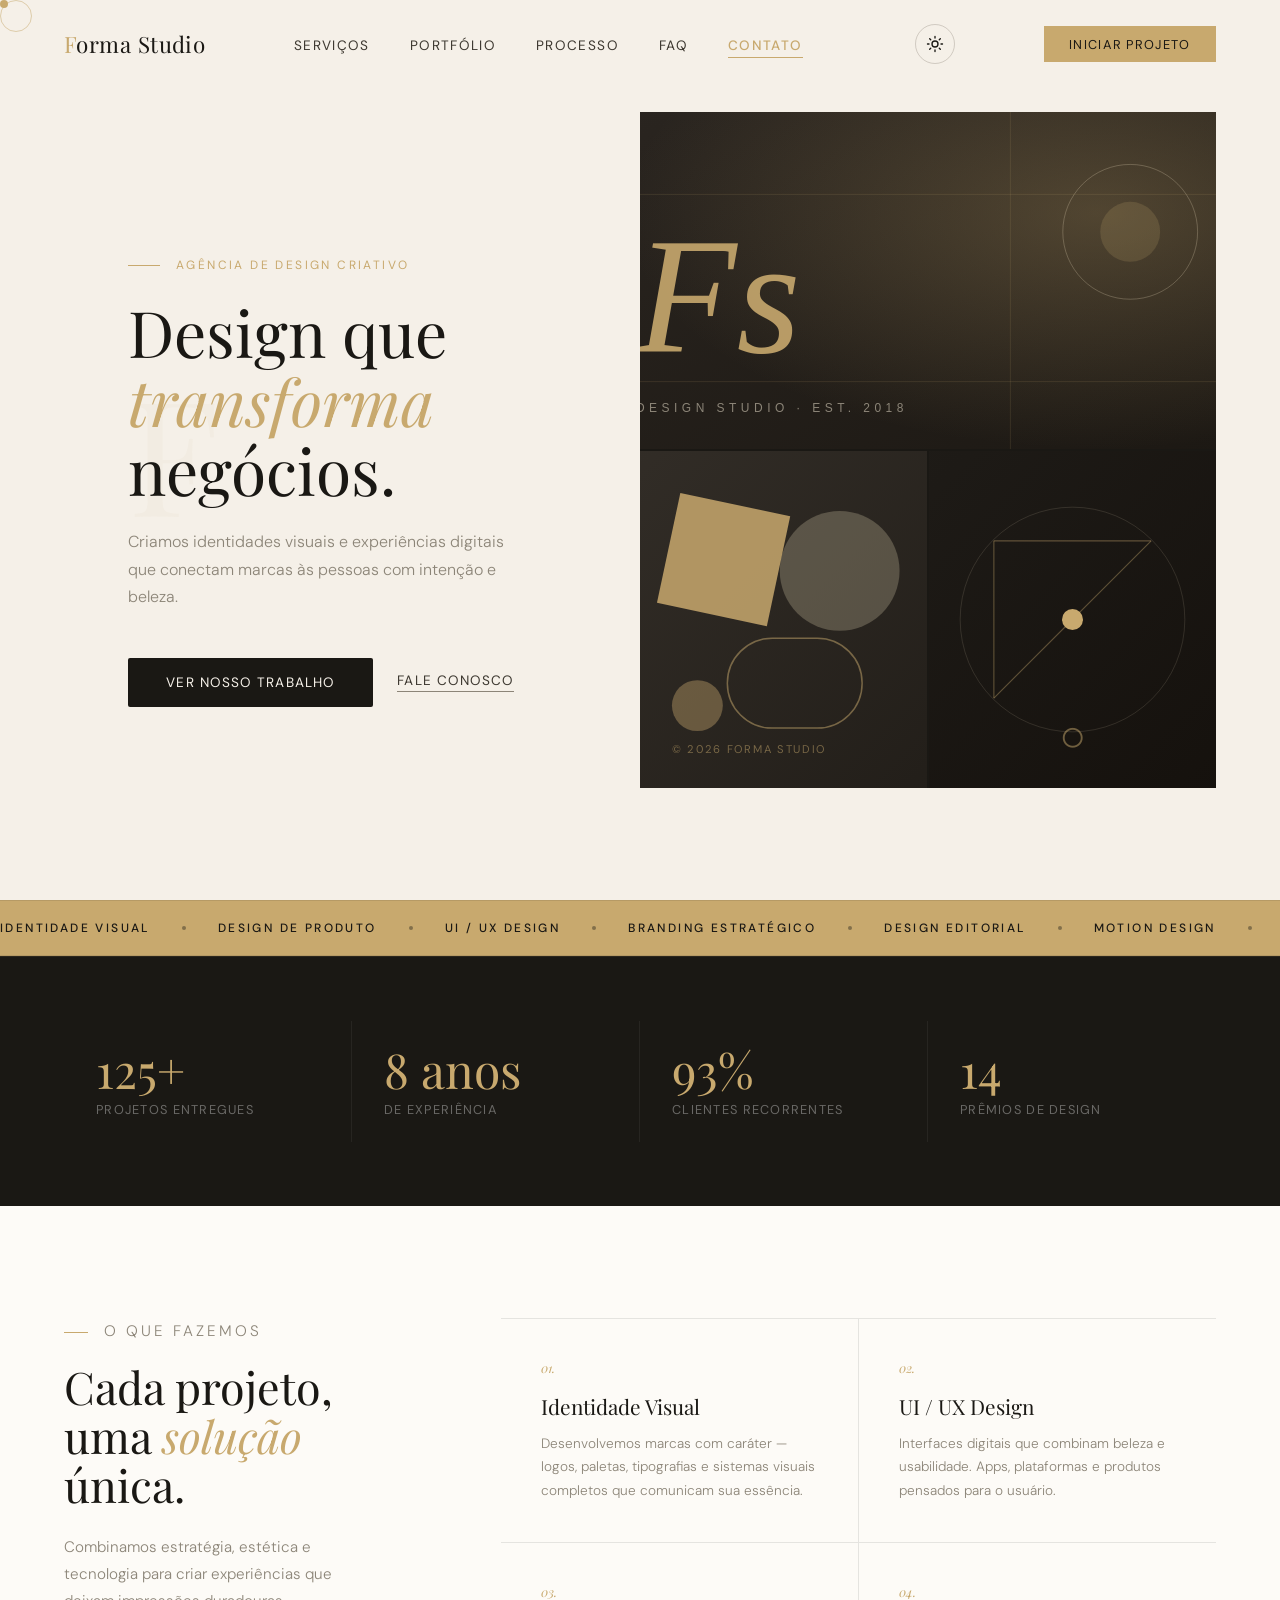
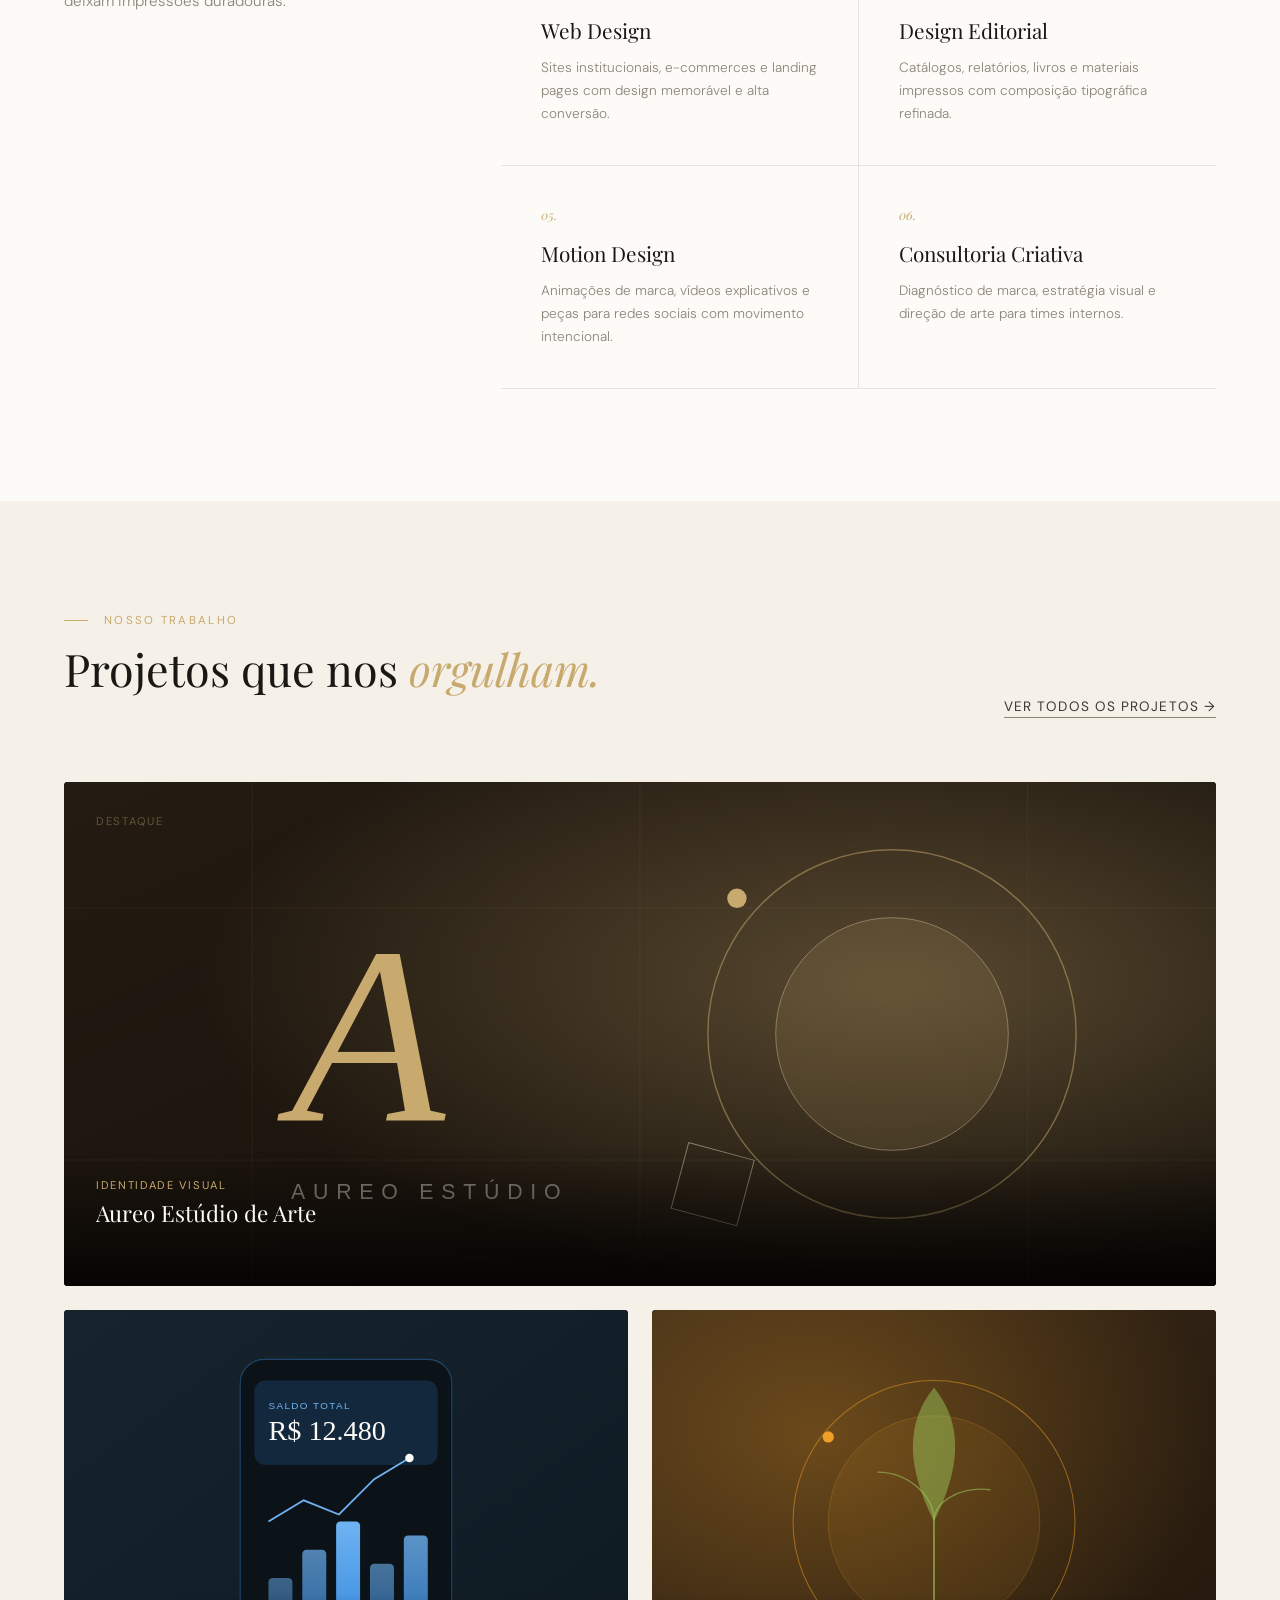
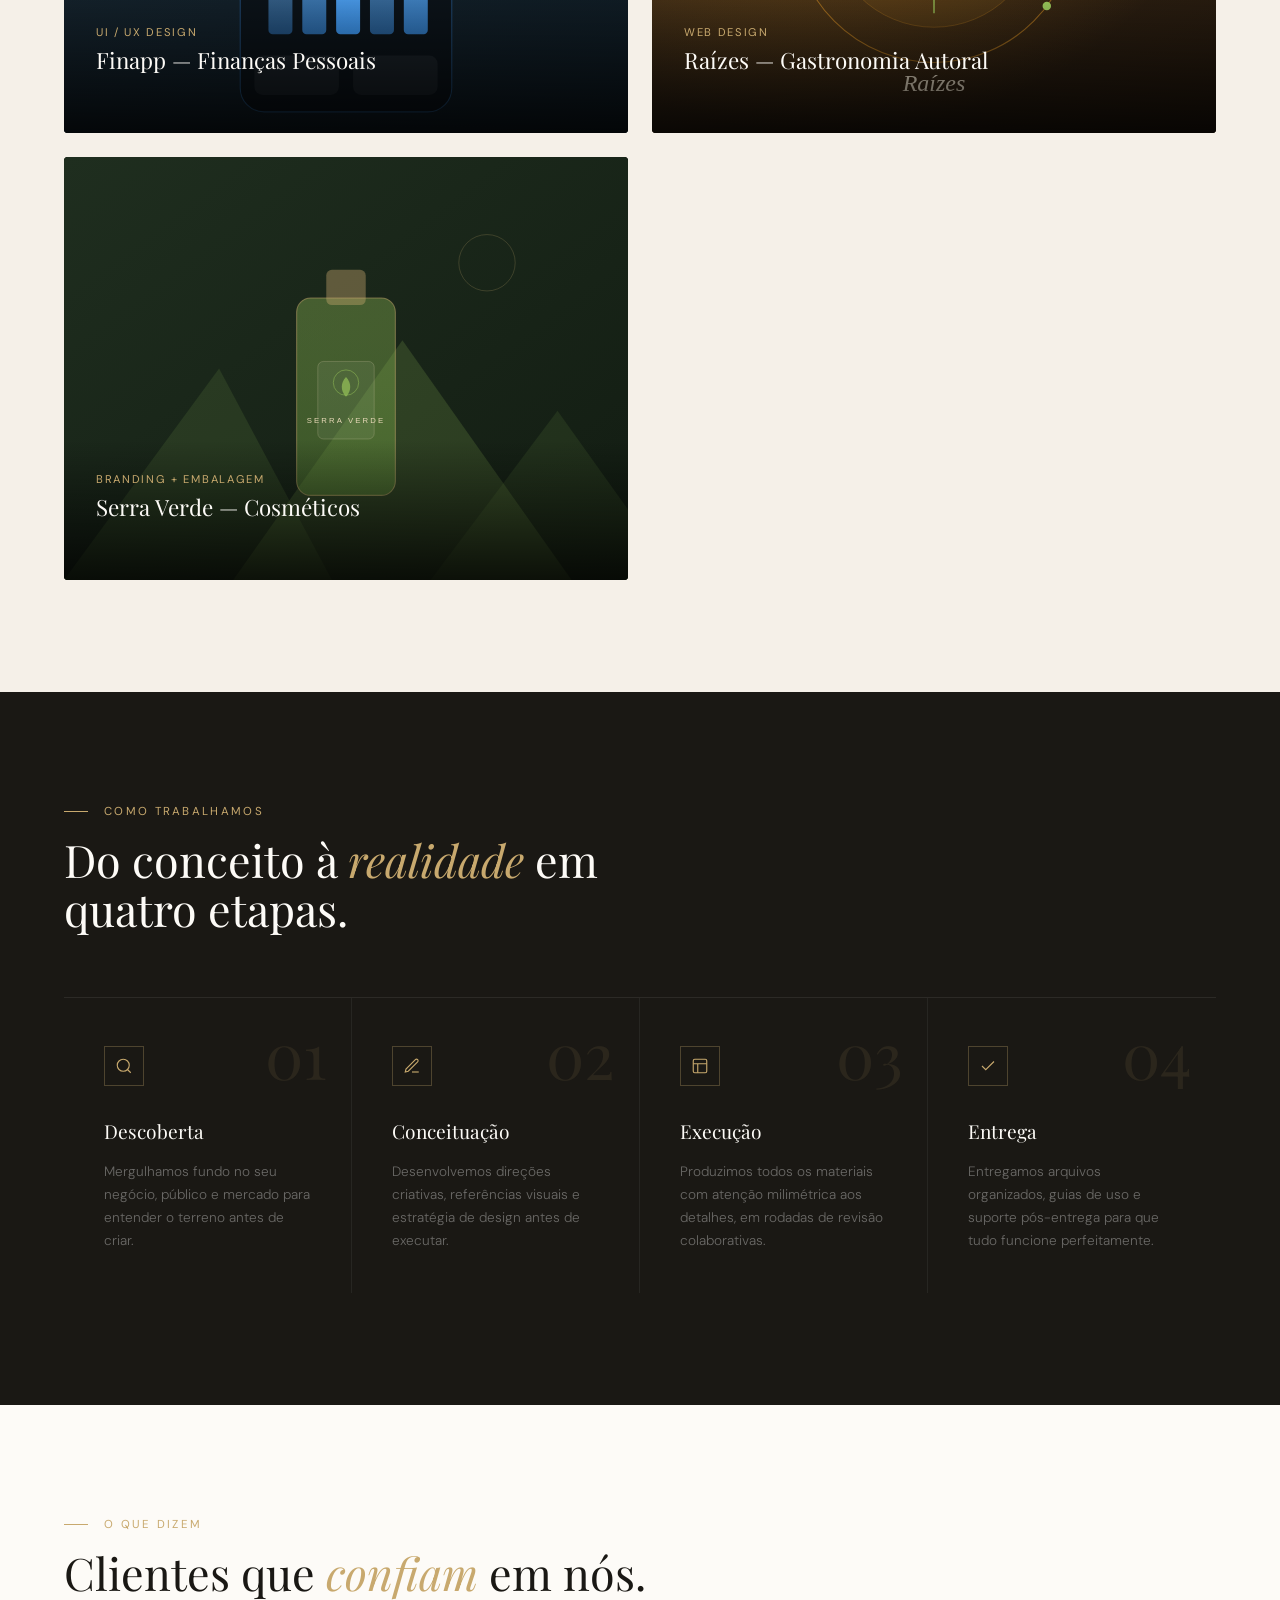
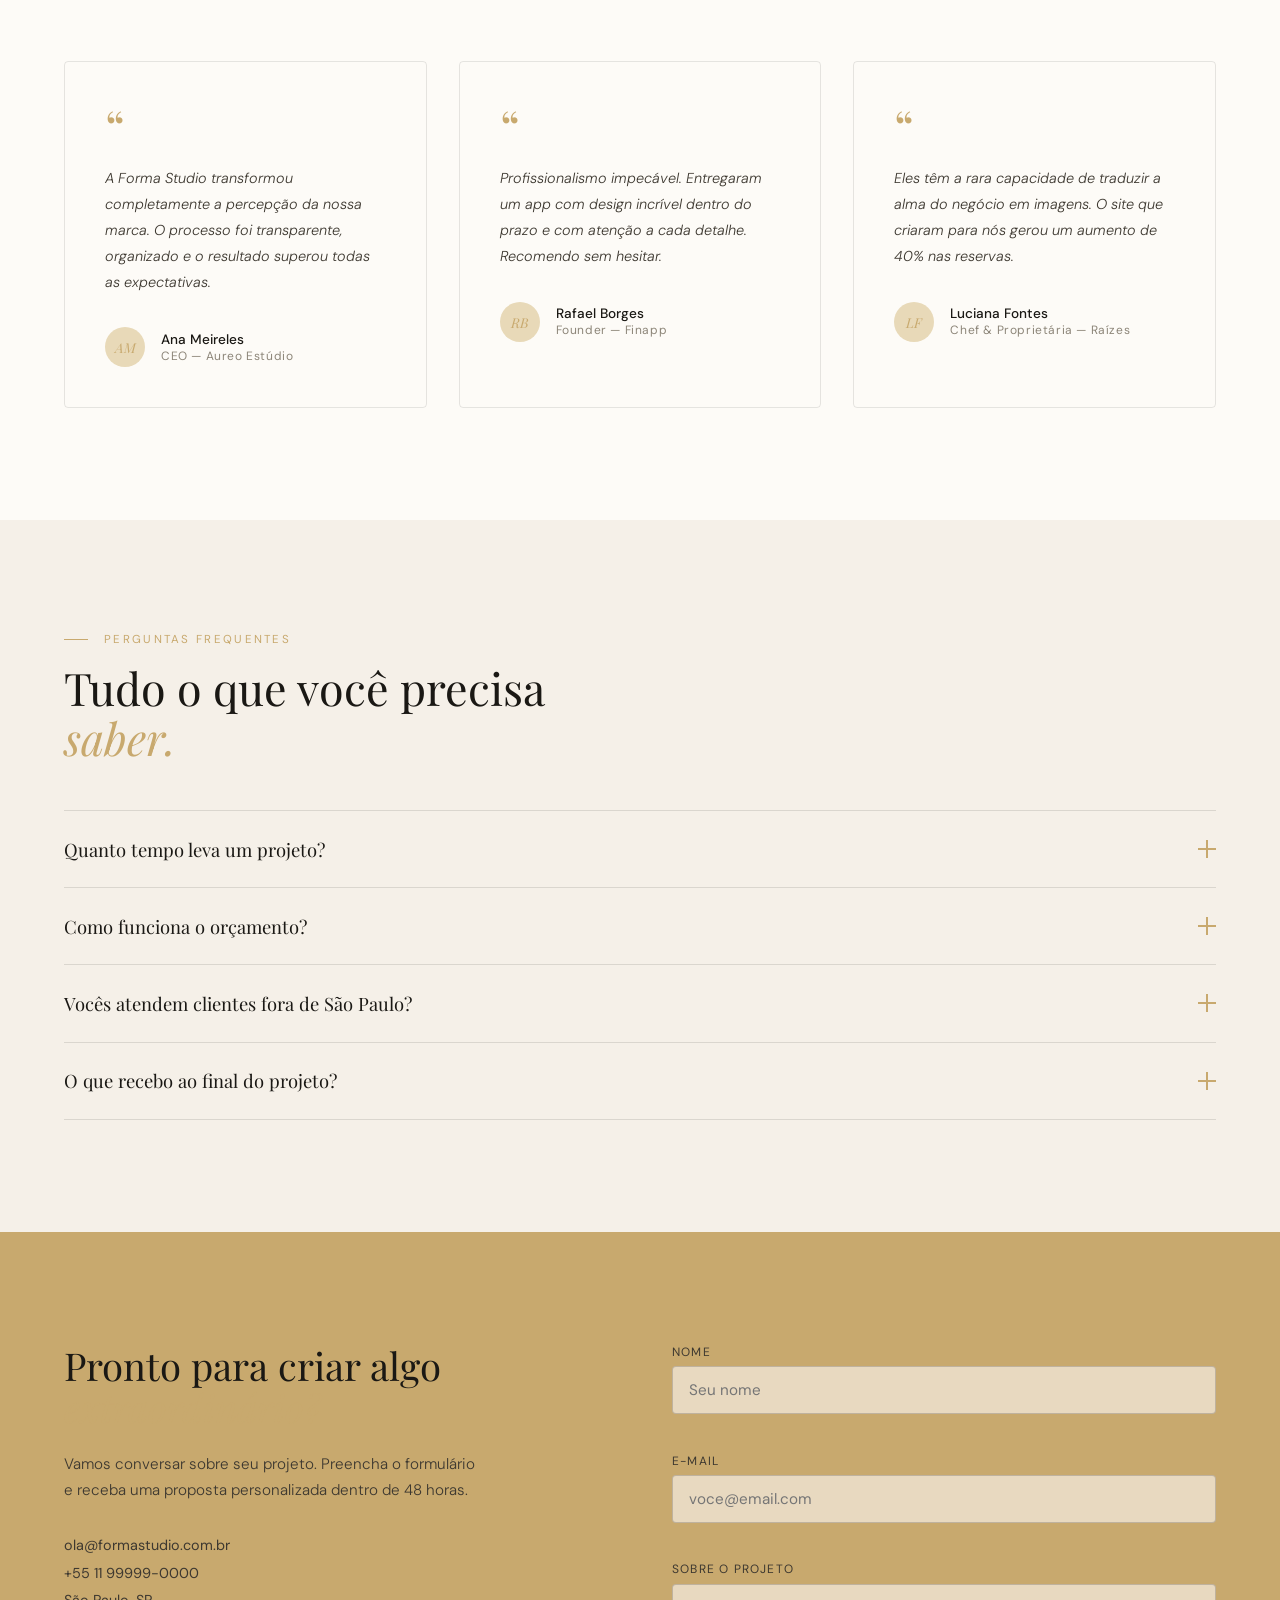
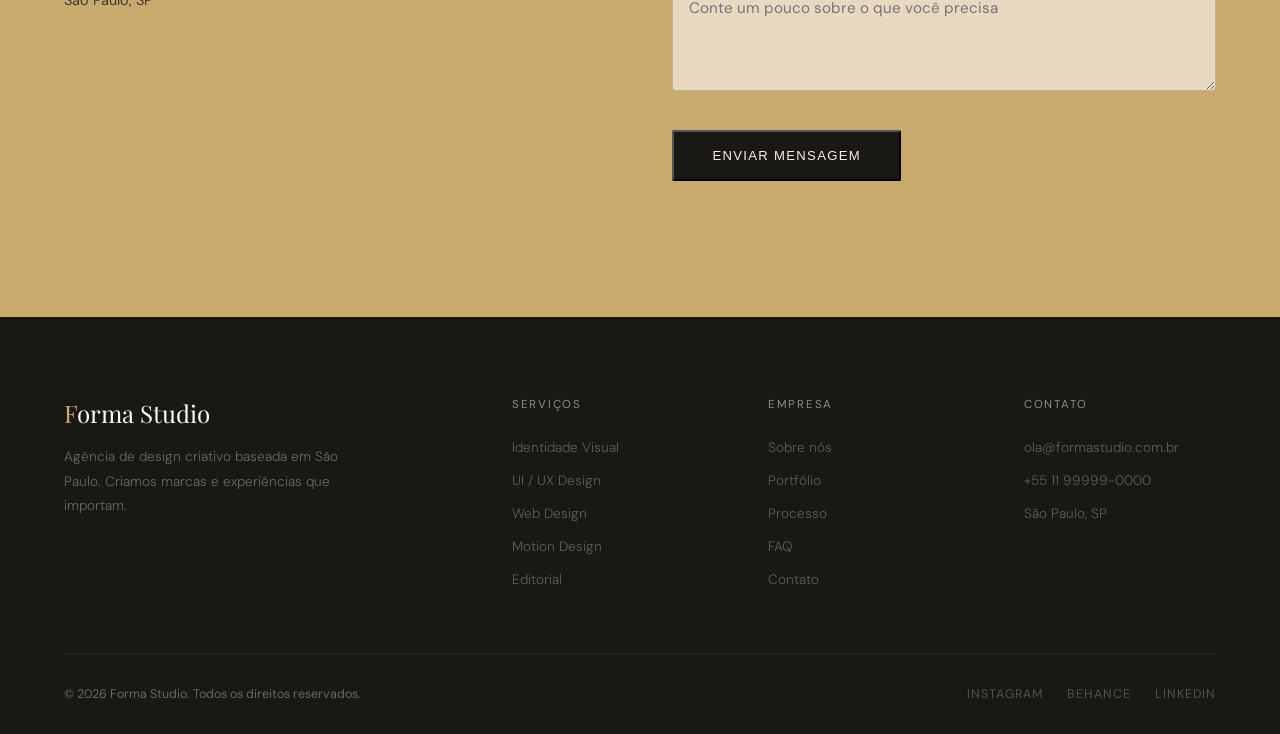
<file: index.html>
<!DOCTYPE html>
<html lang="pt-BR">
<head>
<meta charset="UTF-8">
<meta name="viewport" content="width=device-width, initial-scale=1.0">
<title>Forma Studio — Agência de Design Criativo em São Paulo</title>

<!-- SEO Meta Tags -->
<meta name="description" content="Forma Studio — Agência de design criativo em São Paulo. Identidade visual, UI/UX, web design, motion design e consultoria criativa que transformam negócios.">
<meta name="keywords" content="design, agência de design, identidade visual, branding, UI, UX, web design, motion design, São Paulo, design criativo">
<meta name="author" content="Forma Studio">
<meta name="color-scheme" content="light dark">
<meta name="theme-color" content="#F5F0E8" media="(prefers-color-scheme: light)">
<meta name="theme-color" content="#15110D" media="(prefers-color-scheme: dark)">
<link rel="canonical" href="https://luisguilherme605.github.io/Forma-studio/">

<!-- Open Graph -->
<meta property="og:type" content="website">
<meta property="og:title" content="Forma Studio — Design que transforma">
<meta property="og:description" content="Agência de design criativo em São Paulo. Criamos identidades visuais e experiências digitais que conectam marcas às pessoas.">
<meta property="og:url" content="https://luisguilherme605.github.io/Forma-studio/">
<meta property="og:site_name" content="Forma Studio">
<meta property="og:locale" content="pt_BR">
<meta property="og:image" content="https://luisguilherme605.github.io/Forma-studio/assets/og-image.png">
<meta property="og:image:width" content="1200">
<meta property="og:image:height" content="630">
<meta property="og:image:alt" content="Forma Studio — Design que transforma negócios">

<!-- Twitter Card -->
<meta name="twitter:card" content="summary_large_image">
<meta name="twitter:title" content="Forma Studio — Design que transforma">
<meta name="twitter:description" content="Agência de design criativo em São Paulo. Criamos identidades visuais e experiências digitais que conectam marcas às pessoas.">
<meta name="twitter:image" content="https://luisguilherme605.github.io/Forma-studio/assets/og-image.png">

<!-- Favicons & PWA -->
<link rel="icon" href="data:image/svg+xml,%3Csvg xmlns='http://www.w3.org/2000/svg' viewBox='0 0 32 32'%3E%3Crect width='32' height='32' fill='%231A1814'/%3E%3Ctext x='16' y='23' font-family='Georgia,serif' font-size='20' fill='%23C8A96E' text-anchor='middle'%3EF%3C/text%3E%3C/svg%3E">
<link rel="icon" type="image/png" sizes="32x32" href="assets/favicon-32.png">
<link rel="apple-touch-icon" href="assets/apple-touch-icon.png">
<link rel="manifest" href="manifest.webmanifest">

<!-- Aplica o tema salvo antes do paint (evita flash) -->
<script>
  (function () {
    try {
      var t = localStorage.getItem('theme');
      if (!t) t = matchMedia('(prefers-color-scheme: dark)').matches ? 'dark' : 'light';
      document.documentElement.setAttribute('data-theme', t);
    } catch (e) {}
  })();
</script>

<!-- Dados estruturados (SEO) -->
<script type="application/ld+json">
{
  "@context": "https://schema.org",
  "@type": "ProfessionalService",
  "name": "Forma Studio",
  "description": "Agência de design criativo em São Paulo. Identidade visual, UI/UX, web design, motion design e consultoria criativa.",
  "url": "https://luisguilherme605.github.io/Forma-studio/",
  "image": "https://luisguilherme605.github.io/Forma-studio/assets/og-image.png",
  "email": "ola@formastudio.com.br",
  "telephone": "+55-11-99999-0000",
  "priceRange": "$$",
  "areaServed": "BR",
  "address": {
    "@type": "PostalAddress",
    "addressLocality": "São Paulo",
    "addressRegion": "SP",
    "addressCountry": "BR"
  },
  "sameAs": [
    "https://instagram.com",
    "https://behance.net",
    "https://linkedin.com"
  ],
  "makesOffer": [
    { "@type": "Offer", "itemOffered": { "@type": "Service", "name": "Identidade Visual" } },
    { "@type": "Offer", "itemOffered": { "@type": "Service", "name": "UI / UX Design" } },
    { "@type": "Offer", "itemOffered": { "@type": "Service", "name": "Web Design" } },
    { "@type": "Offer", "itemOffered": { "@type": "Service", "name": "Motion Design" } }
  ]
}
</script>

<link rel="preconnect" href="https://fonts.googleapis.com">
<link rel="preconnect" href="https://fonts.gstatic.com" crossorigin>
<link href="https://fonts.googleapis.com/css2?family=Playfair+Display:ital,wght@0,400;0,700;1,400&family=DM+Sans:wght@300;400;500&display=swap" rel="stylesheet">
<link rel="stylesheet" href="style.css">
</head>
<body>

<a href="#main" class="skip-link">Pular para o conteúdo</a>

<div class="scroll-progress" id="scrollProgress" aria-hidden="true"></div>

<div class="cursor" id="cursor" aria-hidden="true"></div>
<div class="cursor-ring" id="cursorRing" aria-hidden="true"></div>

<!-- NAV -->
<nav id="navbar" aria-label="Navegação principal">
  <a class="nav-logo" href="#"><span>F</span>orma Studio</a>
  <ul class="nav-links">
    <li><a href="#servicos">Serviços</a></li>
    <li><a href="#portfolio">Portfólio</a></li>
    <li><a href="#processo">Processo</a></li>
    <li><a href="#faq">FAQ</a></li>
    <li><a href="#contato">Contato</a></li>
  </ul>
  <button id="themeToggle" class="theme-toggle" type="button" aria-label="Alternar tema claro/escuro">
    <svg class="icon-sun" viewBox="0 0 24 24" aria-hidden="true"><circle cx="12" cy="12" r="4"/><path d="M12 2v2M12 20v2M4.9 4.9l1.4 1.4M17.7 17.7l1.4 1.4M2 12h2M20 12h2M4.9 19.1l1.4-1.4M17.7 6.3l1.4-1.4"/></svg>
    <svg class="icon-moon" viewBox="0 0 24 24" aria-hidden="true"><path d="M21 12.79A9 9 0 1 1 11.21 3 7 7 0 0 0 21 12.79z"/></svg>
  </button>
  <a href="#contato" class="nav-cta">Iniciar projeto</a>
  <button id="navToggle" class="nav-toggle" aria-label="Abrir menu" aria-expanded="false" aria-controls="mobileMenu">
    <span></span><span></span><span></span>
  </button>
</nav>

<!-- MENU MOBILE -->
<div class="mobile-menu" id="mobileMenu">
  <ul>
    <li><a href="#servicos">Serviços</a></li>
    <li><a href="#portfolio">Portfólio</a></li>
    <li><a href="#processo">Processo</a></li>
    <li><a href="#faq">FAQ</a></li>
    <li><a href="#contato">Contato</a></li>
    <li><a href="#contato" class="mobile-cta">Iniciar projeto</a></li>
  </ul>
</div>

<main id="main">

<!-- HERO -->
<section class="hero" aria-label="Apresentação principal">
  <div class="hero-left">
    <div class="hero-number" aria-hidden="true">F</div>
    <p class="hero-eyebrow fade-up">Agência de Design Criativo</p>
    <h1 class="fade-up delay-1">Design que<br><em>transforma</em><br>negócios.</h1>
    <p class="hero-sub fade-up delay-2">Criamos identidades visuais e experiências digitais que conectam marcas às pessoas com intenção e beleza.</p>
    <div class="hero-actions fade-up delay-3">
      <a href="#portfolio" class="btn-primary">Ver nosso trabalho</a>
      <a href="#contato" class="btn-ghost">Fale conosco</a>
    </div>
  </div>
  <div class="hero-right" aria-hidden="true">
    <div class="hero-image-grid">
      <div class="img-cell img-cell-1">
        <div class="img-decor">
          <div class="circle-decor"></div>
        </div>
      </div>
      <div class="img-cell img-cell-2">
        <div class="img-decor">
          <div class="rect-decor" style="transform: rotate(15deg);"></div>
        </div>
      </div>
      <div class="img-cell img-cell-3">
        <div class="img-decor">
          <div class="cross-decor"></div>
        </div>
      </div>
    </div>
    <span class="hero-label">© <span data-year>2026</span> Forma Studio</span>
  </div>
</section>

<!-- MARQUEE -->
<div class="marquee-wrap" aria-hidden="true">
  <div class="marquee-track">
    <span class="marquee-item">Identidade Visual<span class="marquee-dot"></span></span>
    <span class="marquee-item">Design de Produto<span class="marquee-dot"></span></span>
    <span class="marquee-item">UI / UX Design<span class="marquee-dot"></span></span>
    <span class="marquee-item">Branding Estratégico<span class="marquee-dot"></span></span>
    <span class="marquee-item">Design Editorial<span class="marquee-dot"></span></span>
    <span class="marquee-item">Motion Design<span class="marquee-dot"></span></span>
    <span class="marquee-item">Identidade Visual<span class="marquee-dot"></span></span>
    <span class="marquee-item">Design de Produto<span class="marquee-dot"></span></span>
    <span class="marquee-item">UI / UX Design<span class="marquee-dot"></span></span>
    <span class="marquee-item">Branding Estratégico<span class="marquee-dot"></span></span>
    <span class="marquee-item">Design Editorial<span class="marquee-dot"></span></span>
    <span class="marquee-item">Motion Design<span class="marquee-dot"></span></span>
  </div>
</div>

<!-- STATS -->
<div class="stats" role="region" aria-label="Estatísticas da empresa">
  <div class="stat reveal">
    <div class="stat-num"><span data-count="127" data-suffix="+">127+</span></div>
    <div class="stat-label">Projetos entregues</div>
  </div>
  <div class="stat reveal">
    <div class="stat-num"><span data-count="8">8</span> anos</div>
    <div class="stat-label">De experiência</div>
  </div>
  <div class="stat reveal">
    <div class="stat-num"><span data-count="94" data-suffix="%">94%</span></div>
    <div class="stat-label">Clientes recorrentes</div>
  </div>
  <div class="stat reveal">
    <div class="stat-num"><span data-count="14">14</span></div>
    <div class="stat-label">Prêmios de design</div>
  </div>
</div>

<!-- SERVICES -->
<section class="services" id="servicos" aria-label="Serviços oferecidos">
  <div class="services-layout">
    <div class="services-intro">
      <p class="section-tag reveal">O que fazemos</p>
      <h2 class="reveal">Cada projeto, uma <em>solução</em> única.</h2>
      <p class="reveal" style="margin-top:1rem;">Combinamos estratégia, estética e tecnologia para criar experiências que deixam impressões duradouras.</p>
    </div>
    <div class="services-grid">
      <div class="service-item reveal">
        <div class="service-num">01.</div>
        <div class="service-name">Identidade Visual</div>
        <div class="service-desc">Desenvolvemos marcas com caráter — logos, paletas, tipografias e sistemas visuais completos que comunicam sua essência.</div>
      </div>
      <div class="service-item reveal">
        <div class="service-num">02.</div>
        <div class="service-name">UI / UX Design</div>
        <div class="service-desc">Interfaces digitais que combinam beleza e usabilidade. Apps, plataformas e produtos pensados para o usuário.</div>
      </div>
      <div class="service-item reveal">
        <div class="service-num">03.</div>
        <div class="service-name">Web Design</div>
        <div class="service-desc">Sites institucionais, e-commerces e landing pages com design memorável e alta conversão.</div>
      </div>
      <div class="service-item reveal">
        <div class="service-num">04.</div>
        <div class="service-name">Design Editorial</div>
        <div class="service-desc">Catálogos, relatórios, livros e materiais impressos com composição tipográfica refinada.</div>
      </div>
      <div class="service-item reveal">
        <div class="service-num">05.</div>
        <div class="service-name">Motion Design</div>
        <div class="service-desc">Animações de marca, vídeos explicativos e peças para redes sociais com movimento intencional.</div>
      </div>
      <div class="service-item reveal">
        <div class="service-num">06.</div>
        <div class="service-name">Consultoria Criativa</div>
        <div class="service-desc">Diagnóstico de marca, estratégia visual e direção de arte para times internos.</div>
      </div>
    </div>
  </div>
</section>

<!-- PORTFOLIO -->
<section class="portfolio" id="portfolio" aria-label="Portfólio de projetos">
  <div class="portfolio-header">
    <div>
      <p class="section-tag reveal">Nosso trabalho</p>
      <h2 class="reveal">Projetos que nos <em>orgulham.</em></h2>
    </div>
    <a href="#contato" class="btn-ghost reveal">Ver todos os projetos →</a>
  </div>
  <div class="portfolio-grid">
    <button type="button" class="project-card reveal" data-project="aureo" aria-haspopup="dialog">
      <span class="project-bg bg-1" aria-hidden="true"></span>
      <span class="project-always-visible">Destaque</span>
      <span class="project-info">
        <span class="project-cat">Identidade Visual</span>
        <span class="project-title">Aureo Estúdio de Arte</span>
        <span class="project-link">Ver case →</span>
      </span>
    </button>
    <button type="button" class="project-card reveal" data-project="finapp" aria-haspopup="dialog">
      <span class="project-bg bg-2" aria-hidden="true"></span>
      <span class="project-info">
        <span class="project-cat">UI / UX Design</span>
        <span class="project-title">Finapp — Finanças Pessoais</span>
        <span class="project-link">Ver case →</span>
      </span>
    </button>
    <button type="button" class="project-card reveal" data-project="raizes" aria-haspopup="dialog">
      <span class="project-bg bg-3" aria-hidden="true"></span>
      <span class="project-info">
        <span class="project-cat">Web Design</span>
        <span class="project-title">Raízes — Gastronomia Autoral</span>
        <span class="project-link">Ver case →</span>
      </span>
    </button>
    <button type="button" class="project-card reveal" data-project="serraverde" aria-haspopup="dialog">
      <span class="project-bg bg-4" aria-hidden="true"></span>
      <span class="project-info">
        <span class="project-cat">Branding + Embalagem</span>
        <span class="project-title">Serra Verde — Cosméticos</span>
        <span class="project-link">Ver case →</span>
      </span>
    </button>
  </div>
</section>

<!-- PROCESS -->
<section class="process" id="processo" aria-label="Processo de trabalho">
  <div style="max-width: 600px;">
    <p class="section-tag" style="color: var(--accent);">Como trabalhamos</p>
    <h2>Do conceito à <em>realidade</em> em quatro etapas.</h2>
  </div>
  <div class="process-steps">
    <div class="step reveal">
      <div class="step-num" aria-hidden="true">01</div>
      <div class="step-icon" aria-hidden="true">
        <svg viewBox="0 0 24 24"><circle cx="11" cy="11" r="8"/><path d="m21 21-4.35-4.35"/></svg>
      </div>
      <div class="step-title">Descoberta</div>
      <div class="step-desc">Mergulhamos fundo no seu negócio, público e mercado para entender o terreno antes de criar.</div>
    </div>
    <div class="step reveal">
      <div class="step-num" aria-hidden="true">02</div>
      <div class="step-icon" aria-hidden="true">
        <svg viewBox="0 0 24 24"><path d="M12 20h9"/><path d="M16.5 3.5a2.121 2.121 0 0 1 3 3L7 19l-4 1 1-4L16.5 3.5z"/></svg>
      </div>
      <div class="step-title">Conceituação</div>
      <div class="step-desc">Desenvolvemos direções criativas, referências visuais e estratégia de design antes de executar.</div>
    </div>
    <div class="step reveal">
      <div class="step-num" aria-hidden="true">03</div>
      <div class="step-icon" aria-hidden="true">
        <svg viewBox="0 0 24 24"><rect x="3" y="3" width="18" height="18" rx="2"/><path d="M3 9h18M9 21V9"/></svg>
      </div>
      <div class="step-title">Execução</div>
      <div class="step-desc">Produzimos todos os materiais com atenção milimétrica aos detalhes, em rodadas de revisão colaborativas.</div>
    </div>
    <div class="step reveal">
      <div class="step-num" aria-hidden="true">04</div>
      <div class="step-icon" aria-hidden="true">
        <svg viewBox="0 0 24 24"><polyline points="20 6 9 17 4 12"/></svg>
      </div>
      <div class="step-title">Entrega</div>
      <div class="step-desc">Entregamos arquivos organizados, guias de uso e suporte pós-entrega para que tudo funcione perfeitamente.</div>
    </div>
  </div>
</section>

<!-- TESTIMONIALS -->
<section class="testimonials" aria-label="Depoimentos de clientes">
  <p class="section-tag reveal">O que dizem</p>
  <h2 class="reveal">Clientes que <em>confiam</em> em nós.</h2>
  <div class="testimonials-grid">
    <div class="testimonial reveal">
      <div class="testimonial-quote" aria-hidden="true">&ldquo;</div>
      <p class="testimonial-text">A Forma Studio transformou completamente a percepção da nossa marca. O processo foi transparente, organizado e o resultado superou todas as expectativas.</p>
      <div class="testimonial-author">
        <div class="author-avatar" aria-hidden="true">AM</div>
        <div>
          <div class="author-name">Ana Meireles</div>
          <div class="author-role">CEO — Aureo Estúdio</div>
        </div>
      </div>
    </div>
    <div class="testimonial reveal">
      <div class="testimonial-quote" aria-hidden="true">&ldquo;</div>
      <p class="testimonial-text">Profissionalismo impecável. Entregaram um app com design incrível dentro do prazo e com atenção a cada detalhe. Recomendo sem hesitar.</p>
      <div class="testimonial-author">
        <div class="author-avatar" aria-hidden="true">RB</div>
        <div>
          <div class="author-name">Rafael Borges</div>
          <div class="author-role">Founder — Finapp</div>
        </div>
      </div>
    </div>
    <div class="testimonial reveal">
      <div class="testimonial-quote" aria-hidden="true">&ldquo;</div>
      <p class="testimonial-text">Eles têm a rara capacidade de traduzir a alma do negócio em imagens. O site que criaram para nós gerou um aumento de 40% nas reservas.</p>
      <div class="testimonial-author">
        <div class="author-avatar" aria-hidden="true">LF</div>
        <div>
          <div class="author-name">Luciana Fontes</div>
          <div class="author-role">Chef & Proprietária — Raízes</div>
        </div>
      </div>
    </div>
  </div>
</section>

<!-- FAQ -->
<section class="faq" id="faq" aria-label="Perguntas frequentes">
  <div class="faq-intro">
    <p class="section-tag reveal">Perguntas frequentes</p>
    <h2 class="reveal">Tudo o que você precisa <em>saber.</em></h2>
  </div>
  <div class="faq-list">
    <div class="faq-item reveal">
      <button class="faq-question" aria-expanded="false">
        <span>Quanto tempo leva um projeto?</span>
        <span class="faq-icon" aria-hidden="true"></span>
      </button>
      <div class="faq-answer">
        <p>Depende do escopo. Uma identidade visual completa leva de 4 a 6 semanas; já um site institucional costuma levar de 6 a 10 semanas. Definimos o cronograma juntos logo na etapa de descoberta.</p>
      </div>
    </div>
    <div class="faq-item reveal">
      <button class="faq-question" aria-expanded="false">
        <span>Como funciona o orçamento?</span>
        <span class="faq-icon" aria-hidden="true"></span>
      </button>
      <div class="faq-answer">
        <p>Cada projeto é único, então preparamos uma proposta personalizada após entender suas necessidades. Você recebe um orçamento detalhado, sem surpresas, em até 48 horas.</p>
      </div>
    </div>
    <div class="faq-item reveal">
      <button class="faq-question" aria-expanded="false">
        <span>Vocês atendem clientes fora de São Paulo?</span>
        <span class="faq-icon" aria-hidden="true"></span>
      </button>
      <div class="faq-answer">
        <p>Sim! Trabalhamos de forma remota com clientes em todo o Brasil e no exterior. Todo o processo é colaborativo e acompanhado por reuniões online e entregas digitais.</p>
      </div>
    </div>
    <div class="faq-item reveal">
      <button class="faq-question" aria-expanded="false">
        <span>O que recebo ao final do projeto?</span>
        <span class="faq-icon" aria-hidden="true"></span>
      </button>
      <div class="faq-answer">
        <p>Você recebe todos os arquivos editáveis e finais, um manual de uso da marca e suporte pós-entrega para garantir que tudo seja aplicado corretamente.</p>
      </div>
    </div>
  </div>
</section>

<!-- CTA + FORMULÁRIO -->
<div class="cta-section" id="contato" data-spy role="region" aria-label="Contato">
  <div class="cta-left">
    <h2>Pronto para criar algo <em>extraordinário?</em></h2>
    <p>Vamos conversar sobre seu projeto. Preencha o formulário e receba uma proposta personalizada dentro de 48 horas.</p>
    <ul class="cta-contacts">
      <li><a href="mailto:ola@formastudio.com.br">ola@formastudio.com.br</a></li>
      <li><a href="tel:+5511999990000">+55 11 99999-0000</a></li>
      <li>São Paulo, SP</li>
    </ul>
  </div>
  <form class="contact-form" id="contactForm" novalidate
        data-endpoint="https://formspree.io/f/SUA_FORM_ID">
    <div class="form-field">
      <label for="name">Nome</label>
      <input type="text" id="name" name="name" autocomplete="name" placeholder="Seu nome">
      <span class="field-error" aria-live="polite"></span>
    </div>
    <div class="form-field">
      <label for="email">E-mail</label>
      <input type="email" id="email" name="email" autocomplete="email" placeholder="voce@email.com">
      <span class="field-error" aria-live="polite"></span>
    </div>
    <div class="form-field">
      <label for="message">Sobre o projeto</label>
      <textarea id="message" name="message" rows="4" placeholder="Conte um pouco sobre o que você precisa"></textarea>
      <span class="field-error" aria-live="polite"></span>
    </div>
    <!-- Honeypot anti-spam: invisível para humanos, preenchido por bots -->
    <div class="hp-field" aria-hidden="true">
      <label for="company">Empresa (não preencha)</label>
      <input type="text" id="company" name="_gotcha" tabindex="-1" autocomplete="off">
    </div>
    <button type="submit" class="btn-dark" id="formSubmit">Enviar mensagem</button>
    <p class="form-status" id="formStatus" role="status" aria-live="polite"></p>
  </form>
</div>

</main>

<!-- FOOTER -->
<footer role="contentinfo">
  <div class="footer-top">
    <div>
      <div class="footer-brand-name"><span>F</span>orma Studio</div>
      <p class="footer-desc">Agência de design criativo baseada em São Paulo. Criamos marcas e experiências que importam.</p>
    </div>
    <div class="footer-col">
      <h4>Serviços</h4>
      <ul>
        <li><a href="#servicos">Identidade Visual</a></li>
        <li><a href="#servicos">UI / UX Design</a></li>
        <li><a href="#servicos">Web Design</a></li>
        <li><a href="#servicos">Motion Design</a></li>
        <li><a href="#servicos">Editorial</a></li>
      </ul>
    </div>
    <div class="footer-col">
      <h4>Empresa</h4>
      <ul>
        <li><a href="#servicos">Sobre nós</a></li>
        <li><a href="#portfolio">Portfólio</a></li>
        <li><a href="#processo">Processo</a></li>
        <li><a href="#faq">FAQ</a></li>
        <li><a href="#contato">Contato</a></li>
      </ul>
    </div>
    <div class="footer-col">
      <h4>Contato</h4>
      <ul>
        <li><a href="mailto:ola@formastudio.com.br">ola@formastudio.com.br</a></li>
        <li><a href="tel:+5511999990000">+55 11 99999-0000</a></li>
        <li><a href="https://maps.google.com/?q=São Paulo, SP" target="_blank" rel="noopener noreferrer">São Paulo, SP</a></li>
      </ul>
    </div>
  </div>
  <div class="footer-bottom">
    <span>© <span data-year>2026</span> Forma Studio. Todos os direitos reservados.</span>
    <div class="footer-socials" aria-label="Redes sociais">
      <a href="https://instagram.com" target="_blank" rel="noopener noreferrer">Instagram</a>
      <a href="https://behance.net" target="_blank" rel="noopener noreferrer">Behance</a>
      <a href="https://linkedin.com" target="_blank" rel="noopener noreferrer">LinkedIn</a>
    </div>
  </div>
</footer>

<button id="toTop" class="to-top" aria-label="Voltar ao topo">
  <svg viewBox="0 0 24 24" aria-hidden="true"><polyline points="18 15 12 9 6 15"/></svg>
</button>

<!-- MODAL DE ESTUDO DE CASO -->
<div class="case-modal" id="caseModal" role="dialog" aria-modal="true" aria-labelledby="caseTitle" hidden>
  <div class="case-overlay" data-close></div>
  <div class="case-dialog" role="document">
    <button class="case-close" data-close aria-label="Fechar">
      <svg viewBox="0 0 24 24" aria-hidden="true"><path d="M18 6 6 18M6 6l12 12"/></svg>
    </button>
    <div class="case-media" id="caseMedia"></div>
    <div class="case-body">
      <p class="case-cat" id="caseCat"></p>
      <h3 class="case-title" id="caseTitle"></h3>
      <p class="case-summary" id="caseSummary"></p>
      <div class="case-metrics" id="caseMetrics"></div>
      <div class="case-sections" id="caseSections"></div>
      <a href="#contato" class="btn-dark case-cta" data-close>Quero um projeto assim</a>
    </div>
  </div>
</div>

<script src="script.js"></script>
</body>
</html>
</file>
<file: style.css>
*, *::before, *::after { box-sizing: border-box; margin: 0; padding: 0; }

:root {
  --cream: #F5F0E8;
  --dark: #1A1814;
  --ink: #1A1814;
  --mid: #3D3830;
  --accent: #C8A96E;
  --accent-light: #E8D9B8;
  --muted: #8C8578;
  --white: #FDFBF7;
  --serif: 'Playfair Display', Georgia, serif;
  --sans: 'DM Sans', system-ui, sans-serif;
  /* easing refinado (estilo Apple) */
  --ease: cubic-bezier(0.22, 1, 0.36, 1);
  --ease-out: cubic-bezier(0.16, 1, 0.3, 1);
  --shadow-soft: 0 1px 2px rgba(26,24,20,0.04), 0 8px 30px rgba(26,24,20,0.06);
  --shadow-lift: 0 4px 12px rgba(26,24,20,0.08), 0 20px 50px rgba(26,24,20,0.12);
}

::selection { background: var(--accent); color: var(--dark); }

/* ===== TEMA ESCURO ===== */
[data-theme="dark"] {
  --cream: #15110D;     /* fundo da página */
  --white: #1C1813;     /* superfícies e cards */
  --ink: #F1EBDF;       /* texto principal */
  --mid: #C9C2B4;       /* texto secundário */
  --muted: #9C9486;     /* texto suave */
  --accent-light: #3A3220;
  color-scheme: dark;
}
/* transição suave ao alternar o tema */
body, nav, .services, .portfolio, .testimonials, .faq,
.service-item, .testimonial, .form-field input, .form-field textarea {
  transition: background-color 0.4s var(--ease), border-color 0.4s var(--ease), color 0.4s var(--ease);
}
[data-theme="dark"] nav.scrolled {
  background: rgba(21, 17, 13, 0.9);
  border-bottom-color: rgba(200, 169, 110, 0.2);
}
[data-theme="dark"] .service-item,
[data-theme="dark"] .testimonial,
[data-theme="dark"] .faq-list,
[data-theme="dark"] .faq-item { border-color: rgba(255, 255, 255, 0.1); }
[data-theme="dark"] .service-item:hover,
[data-theme="dark"] .stat:hover { background: rgba(255, 255, 255, 0.03); }
[data-theme="dark"] .form-field input,
[data-theme="dark"] .form-field textarea {
  background: rgba(255, 255, 255, 0.04);
  border-color: rgba(255, 255, 255, 0.15);
}
[data-theme="dark"] .form-field input:focus,
[data-theme="dark"] .form-field textarea:focus {
  background: rgba(255, 255, 255, 0.07);
  border-color: var(--accent);
}
[data-theme="dark"] .form-field.has-error input,
[data-theme="dark"] .form-field.has-error textarea { background: rgba(178, 58, 58, 0.15); }
/* Botões escuros ganham preenchimento dourado no tema escuro (contraste) */
[data-theme="dark"] .btn-primary,
[data-theme="dark"] .btn-dark {
  background: var(--accent);
  color: #1A1814;
}
[data-theme="dark"] .btn-primary:hover,
[data-theme="dark"] .btn-dark:hover { background: #D9BE86; }

html { scroll-behavior: smooth; }

body {
  font-family: var(--sans);
  background: var(--cream);
  color: var(--ink);
  overflow-x: hidden;
}
body.menu-open { overflow: hidden; }

/* Acessibilidade: foco visível e skip link */
a:focus-visible,
button:focus-visible,
input:focus-visible,
textarea:focus-visible {
  outline: 2px solid var(--accent);
  outline-offset: 3px;
}
.skip-link {
  position: absolute;
  left: 1rem;
  top: -100px;
  z-index: 1000;
  background: var(--dark);
  color: var(--cream);
  padding: 0.75rem 1.25rem;
  text-decoration: none;
  font-size: 0.85rem;
  border-radius: 4px;
  transition: top 0.2s;
}
.skip-link:focus { top: 1rem; }

/* Barra de progresso de leitura */
.scroll-progress {
  position: fixed;
  top: 0; left: 0;
  height: 3px;
  width: 0;
  background: var(--accent);
  z-index: 200;
  transition: width 0.1s linear;
}

/* NAV */
nav {
  position: fixed; top: 0; left: 0; right: 0; z-index: 100;
  display: flex; align-items: center; justify-content: space-between;
  padding: 1.5rem 4rem;
  mix-blend-mode: normal;
  transition: background 0.4s, padding 0.4s;
}
nav.scrolled {
  background: rgba(245, 240, 232, 0.95);
  backdrop-filter: blur(12px);
  padding: 1rem 4rem;
  border-bottom: 1px solid rgba(200, 169, 110, 0.2);
}
.nav-logo {
  font-family: var(--serif);
  font-size: 1.4rem;
  color: var(--ink);
  letter-spacing: 0.02em;
  text-decoration: none;
}
.nav-logo span { color: var(--accent); }
.nav-links { display: flex; gap: 2.5rem; list-style: none; }
.nav-links a {
  font-size: 0.85rem;
  letter-spacing: 0.1em;
  text-transform: uppercase;
  color: var(--mid);
  text-decoration: none;
  transition: color 0.2s;
}
.nav-links a:hover,
.nav-links a.active { color: var(--accent); }
.nav-links a.active { font-weight: 500; }
.nav-cta {
  font-size: 0.8rem;
  letter-spacing: 0.1em;
  text-transform: uppercase;
  color: var(--dark);
  background: var(--accent);
  padding: 0.6rem 1.6rem;
  text-decoration: none;
  transition: opacity 0.2s;
}
.nav-cta:hover { opacity: 0.8; }

/* Botão hambúrguer (mobile) */
.nav-toggle {
  display: none;
  flex-direction: column;
  justify-content: center;
  gap: 5px;
  width: 40px;
  height: 40px;
  background: none;
  border: none;
  cursor: pointer;
  padding: 0;
  z-index: 110;
}
.nav-toggle span {
  display: block;
  width: 24px;
  height: 2px;
  background: var(--dark);
  transition: transform 0.3s, opacity 0.3s;
}
.nav-toggle.active span:nth-child(1) { transform: translateY(7px) rotate(45deg); }
.nav-toggle.active span:nth-child(2) { opacity: 0; }
.nav-toggle.active span:nth-child(3) { transform: translateY(-7px) rotate(-45deg); }

/* Menu mobile */
.mobile-menu {
  position: fixed;
  inset: 0;
  background: var(--cream);
  z-index: 105;
  display: flex;
  align-items: center;
  justify-content: center;
  opacity: 0;
  visibility: hidden;
  transform: translateY(-12px);
  transition: opacity 0.3s, transform 0.3s, visibility 0.3s;
}
.mobile-menu.open { opacity: 1; visibility: visible; transform: translateY(0); }
.mobile-menu ul { list-style: none; text-align: center; display: flex; flex-direction: column; gap: 1.75rem; }
.mobile-menu a {
  font-family: var(--serif);
  font-size: 1.8rem;
  color: var(--ink);
  text-decoration: none;
  transition: color 0.2s;
}
.mobile-menu a:hover { color: var(--accent); }
.mobile-menu .mobile-cta {
  display: inline-block;
  margin-top: 0.5rem;
  font-family: var(--sans);
  font-size: 0.85rem;
  letter-spacing: 0.1em;
  text-transform: uppercase;
  background: var(--accent);
  color: var(--dark);
  padding: 0.8rem 2rem;
}

/* HERO */
.hero {
  min-height: 100vh;
  display: grid;
  grid-template-columns: 1fr 1fr;
  position: relative;
  overflow: hidden;
}
.hero-left {
  display: flex;
  flex-direction: column;
  justify-content: center;
  padding: 8rem 4rem 4rem 4rem;
  position: relative;
}
.hero-eyebrow {
  font-size: 0.75rem;
  letter-spacing: 0.2em;
  text-transform: uppercase;
  color: var(--accent);
  margin-bottom: 1.5rem;
  display: flex;
  align-items: center;
  gap: 1rem;
}
.hero-eyebrow::before {
  content: '';
  display: block;
  width: 2rem;
  height: 1px;
  background: var(--accent);
}
h1 {
  font-family: var(--serif);
  font-size: clamp(3rem, 5vw, 5rem);
  line-height: 1.08;
  color: var(--ink);
  margin-bottom: 1.5rem;
  font-weight: 400;
}
h1 em {
  font-style: italic;
  color: var(--accent);
}
.hero-sub {
  font-size: 1rem;
  color: var(--muted);
  line-height: 1.7;
  max-width: 400px;
  margin-bottom: 3rem;
  font-weight: 300;
}
.hero-actions { display: flex; gap: 1.5rem; align-items: center; }
.btn-primary {
  background: var(--dark);
  color: var(--cream);
  padding: 1rem 2.4rem;
  font-size: 0.85rem;
  letter-spacing: 0.08em;
  text-transform: uppercase;
  text-decoration: none;
  transition: background 0.3s var(--ease), transform 0.3s var(--ease), box-shadow 0.3s var(--ease);
  display: inline-block;
  border-radius: 2px;
}
.btn-primary:hover { background: var(--accent); transform: translateY(-2px); box-shadow: var(--shadow-lift); }
.btn-primary:active { transform: translateY(0); }
.btn-ghost {
  color: var(--mid);
  font-size: 0.85rem;
  letter-spacing: 0.08em;
  text-transform: uppercase;
  text-decoration: none;
  border-bottom: 1px solid var(--muted);
  padding-bottom: 2px;
  transition: color 0.2s, border-color 0.2s;
}
.btn-ghost:hover { color: var(--accent); border-color: var(--accent); }

.hero-right {
  background: var(--dark);
  position: relative;
  overflow: hidden;
}
.hero-image-grid {
  position: absolute; inset: 0;
  display: grid;
  grid-template-rows: 1fr 1fr;
  grid-template-columns: 1fr 1fr;
  gap: 2px;
}
.img-cell {
  background: var(--mid);
  position: relative;
  overflow: hidden;
}
.img-cell-1 { grid-column: 1 / 3; background: #2A2520 url('assets/hero-1.svg') center/cover no-repeat; }
.img-cell-2 { background: #322D27 url('assets/hero-2.svg') center/cover no-repeat; }
.img-cell-3 { background: #1E1B17 url('assets/hero-3.svg') center/cover no-repeat; }
/* As artes do hero já trazem suas formas; ocultamos os decoradores antigos */
.hero-image-grid .img-decor { display: none; }
.img-decor {
  position: absolute;
  inset: 0;
  display: flex;
  align-items: center;
  justify-content: center;
}
.circle-decor {
  width: 200px; height: 200px;
  border-radius: 50%;
  border: 1px solid rgba(200, 169, 110, 0.2);
}
.rect-decor {
  width: 120px; height: 80px;
  border: 1px solid rgba(200, 169, 110, 0.15);
}
.cross-decor {
  width: 60px; height: 60px;
  position: relative;
}
.cross-decor::before, .cross-decor::after {
  content: '';
  position: absolute;
  background: rgba(200, 169, 110, 0.3);
}
.cross-decor::before { width: 1px; height: 100%; left: 50%; }
.cross-decor::after { width: 100%; height: 1px; top: 50%; }
.hero-label {
  position: absolute;
  bottom: 2rem; left: 2rem;
  font-size: 0.7rem;
  letter-spacing: 0.15em;
  text-transform: uppercase;
  color: rgba(200, 169, 110, 0.5);
}
.hero-number {
  position: absolute;
  top: 50%;
  left: 4rem;
  transform: translateY(-50%);
  font-family: var(--serif);
  font-size: 10rem;
  color: rgba(200, 169, 110, 0.05);
  pointer-events: none;
  user-select: none;
}

/* STATS */
.stats {
  background: var(--dark);
  padding: 4rem;
  display: grid;
  grid-template-columns: repeat(4, 1fr);
  border-top: 1px solid rgba(200, 169, 110, 0.1);
}
.stat {
  padding: 1.5rem 2rem;
  border-right: 1px solid rgba(255,255,255,0.06);
}
.stat:last-child { border-right: none; }
.stat-num {
  font-family: var(--serif);
  font-size: 3rem;
  color: var(--accent);
  font-weight: 400;
  line-height: 1;
  margin-bottom: 0.5rem;
}
.stat-label {
  font-size: 0.8rem;
  letter-spacing: 0.1em;
  text-transform: uppercase;
  color: rgba(255,255,255,0.35);
}

/* SECTION COMMON */
section { padding: 7rem 4rem; }
section[id], [id][data-spy] { scroll-margin-top: 90px; }
.section-tag {
  font-size: 0.72rem;
  letter-spacing: 0.2em;
  text-transform: uppercase;
  color: var(--accent);
  margin-bottom: 1rem;
  display: flex;
  align-items: center;
  gap: 1rem;
}
.section-tag::before {
  content: '';
  display: block;
  width: 1.5rem;
  height: 1px;
  background: var(--accent);
}
h2 {
  font-family: var(--serif);
  font-size: clamp(2.2rem, 3.5vw, 3.5rem);
  line-height: 1.1;
  font-weight: 400;
  color: var(--ink);
  margin-bottom: 1.5rem;
}
h2 em { font-style: italic; color: var(--accent); }

/* SERVICES */
.services { background: var(--white); }
.services-layout {
  display: grid;
  grid-template-columns: 1fr 2fr;
  gap: 5rem;
  align-items: start;
}
.services-intro p {
  color: var(--muted);
  font-size: 0.95rem;
  line-height: 1.8;
  font-weight: 300;
  max-width: 320px;
}
.services-grid {
  display: grid;
  grid-template-columns: 1fr 1fr;
  gap: 0;
}
.service-item {
  padding: 2.5rem;
  border-top: 1px solid rgba(26,24,20,0.1);
  border-right: 1px solid rgba(26,24,20,0.1);
  transition: background 0.3s;
  cursor: default;
}
.service-item:nth-child(even) { border-right: none; }
.service-item:nth-last-child(-n+2) { border-bottom: 1px solid rgba(26,24,20,0.1); }
.service-item:hover { background: var(--cream); }
.service-num {
  font-family: var(--serif);
  font-size: 0.8rem;
  color: var(--accent);
  margin-bottom: 1rem;
  font-style: italic;
}
.service-name {
  font-family: var(--serif);
  font-size: 1.3rem;
  color: var(--ink);
  margin-bottom: 0.75rem;
  font-weight: 400;
}
.service-desc {
  font-size: 0.85rem;
  color: var(--muted);
  line-height: 1.7;
  font-weight: 300;
}

/* PORTFOLIO */
.portfolio { background: var(--cream); }
.portfolio-header {
  display: flex;
  align-items: flex-end;
  justify-content: space-between;
  margin-bottom: 4rem;
}
.portfolio-grid {
  display: grid;
  grid-template-columns: 1fr 1fr;
  gap: 1.5rem;
}
.project-card {
  background: var(--dark);
  aspect-ratio: 4/3;
  position: relative;
  overflow: hidden;
  cursor: pointer;
}
.project-card:first-child {
  grid-column: 1 / 3;
  aspect-ratio: 16/7;
}
.project-bg {
  position: absolute; inset: 0;
  transition: transform 0.6s ease;
}
.project-card:hover .project-bg { transform: scale(1.04); }
.bg-1 { background: #1C1813 url('assets/project-aureo.svg') center/cover no-repeat; }
.bg-2 { background: #0E1A22 url('assets/project-finapp.svg') center/cover no-repeat; }
.bg-3 { background: #23180D url('assets/project-raizes.svg') center/cover no-repeat; }
.bg-4 { background: #121C12 url('assets/project-serraverde.svg') center/cover no-repeat; }

/* As artes do portfólio já são completas; ocultamos as formas decorativas antigas */
.project-bg .bg-shape { display: none; }
.bg-shape {
  position: absolute;
  border-radius: 50%;
  opacity: 0.15;
}
.project-info {
  position: absolute;
  bottom: 0; left: 0; right: 0;
  padding: 2rem;
  background: linear-gradient(transparent, rgba(0,0,0,0.78));
  transform: translateY(0);
  opacity: 1;
  transition: transform 0.5s var(--ease), padding 0.5s var(--ease);
}
.project-card:hover .project-info { padding-bottom: 2.5rem; }
.project-cat {
  font-size: 0.7rem;
  letter-spacing: 0.15em;
  text-transform: uppercase;
  color: var(--accent);
  margin-bottom: 0.4rem;
}
.project-title {
  font-family: var(--serif);
  font-size: 1.4rem;
  color: var(--white);
  font-weight: 400;
}
.project-always-visible {
  position: absolute;
  top: 2rem; left: 2rem;
  font-size: 0.7rem;
  letter-spacing: 0.15em;
  text-transform: uppercase;
  color: rgba(200, 169, 110, 0.4);
}

/* PROCESS */
.process { background: var(--dark); }
.process h2 { color: var(--white); }
.process-steps {
  display: grid;
  grid-template-columns: repeat(4, 1fr);
  gap: 0;
  margin-top: 4rem;
  border-top: 1px solid rgba(255,255,255,0.08);
}
.step {
  padding: 3rem 2.5rem 2.5rem;
  border-right: 1px solid rgba(255,255,255,0.06);
  position: relative;
}
.step:last-child { border-right: none; }
.step-num {
  font-family: var(--serif);
  font-size: 4rem;
  color: rgba(200, 169, 110, 0.1);
  position: absolute;
  top: 1.5rem; right: 1.5rem;
  line-height: 1;
}
.step-title {
  font-family: var(--serif);
  font-size: 1.2rem;
  color: var(--white);
  margin-bottom: 1rem;
  font-weight: 400;
}
.step-desc {
  font-size: 0.85rem;
  color: rgba(255,255,255,0.35);
  line-height: 1.7;
  font-weight: 300;
}
.step-icon {
  width: 40px;
  height: 40px;
  border: 1px solid rgba(200, 169, 110, 0.3);
  margin-bottom: 2rem;
  display: flex;
  align-items: center;
  justify-content: center;
}
.step-icon svg { width: 18px; height: 18px; stroke: var(--accent); fill: none; stroke-width: 1.5; }

/* TESTIMONIALS */
.testimonials { background: var(--white); }
.testimonials-grid {
  display: grid;
  grid-template-columns: repeat(3, 1fr);
  gap: 2rem;
  margin-top: 4rem;
}
.testimonial {
  padding: 2.5rem;
  border: 1px solid rgba(26,24,20,0.1);
  position: relative;
}
.testimonial-quote {
  font-family: var(--serif);
  font-size: 3rem;
  color: var(--accent);
  line-height: 1;
  margin-bottom: 1rem;
}
.testimonial-text {
  font-size: 0.9rem;
  color: var(--mid);
  line-height: 1.8;
  font-weight: 300;
  margin-bottom: 2rem;
  font-style: italic;
}
.testimonial-author {
  display: flex;
  align-items: center;
  gap: 1rem;
}
.author-avatar {
  width: 40px;
  height: 40px;
  border-radius: 50%;
  background: var(--accent-light);
  display: flex;
  align-items: center;
  justify-content: center;
  font-family: var(--serif);
  font-size: 0.85rem;
  color: var(--accent);
  font-style: italic;
}
.author-name {
  font-size: 0.85rem;
  font-weight: 500;
  color: var(--ink);
}
.author-role {
  font-size: 0.75rem;
  color: var(--muted);
  letter-spacing: 0.05em;
}

/* FAQ */
.faq { background: var(--cream); }
.faq-intro { margin-bottom: 3rem; max-width: 600px; }
.faq-list {
  display: flex;
  flex-direction: column;
  border-top: 1px solid rgba(26,24,20,0.12);
}
.faq-item { border-bottom: 1px solid rgba(26,24,20,0.12); }
.faq-question {
  width: 100%;
  display: flex;
  align-items: center;
  justify-content: space-between;
  gap: 1.5rem;
  background: none;
  border: none;
  cursor: pointer;
  text-align: left;
  padding: 1.6rem 0;
  font-family: var(--serif);
  font-size: 1.15rem;
  color: var(--ink);
  transition: color 0.2s;
}
.faq-question:hover { color: var(--accent); }
.faq-icon {
  position: relative;
  width: 18px; height: 18px;
  flex-shrink: 0;
}
.faq-icon::before,
.faq-icon::after {
  content: '';
  position: absolute;
  background: var(--accent);
  transition: transform 0.3s, opacity 0.3s;
}
.faq-icon::before { width: 100%; height: 2px; top: 50%; left: 0; transform: translateY(-50%); }
.faq-icon::after { width: 2px; height: 100%; left: 50%; top: 0; transform: translateX(-50%); }
.faq-item.open .faq-icon::after { opacity: 0; transform: translateX(-50%) rotate(90deg); }
.faq-answer {
  max-height: 0;
  overflow: hidden;
  transition: max-height 0.35s ease;
}
.faq-item.open .faq-answer { max-height: 300px; }
.faq-answer p {
  font-size: 0.9rem;
  color: var(--muted);
  line-height: 1.8;
  font-weight: 300;
  padding-bottom: 1.6rem;
  max-width: 680px;
}

/* CTA + FORMULÁRIO */
.cta-section {
  background: var(--accent);
  padding: 7rem 4rem;
  display: grid;
  grid-template-columns: 1fr 1fr;
  align-items: start;
  gap: 4rem;
}
.cta-section h2 {
  color: var(--dark);
  font-size: clamp(2rem, 3vw, 3rem);
}
.cta-left p {
  font-size: 0.95rem;
  color: var(--mid);
  line-height: 1.7;
  font-weight: 300;
  max-width: 420px;
  margin-bottom: 2rem;
}
.cta-contacts { list-style: none; display: flex; flex-direction: column; gap: 0.6rem; }
.cta-contacts li, .cta-contacts a {
  font-size: 0.9rem;
  color: var(--mid);
  text-decoration: none;
}
.cta-contacts a:hover { color: var(--dark); text-decoration: underline; }

/* Formulário de contato */
.contact-form { display: flex; flex-direction: column; gap: 1.25rem; }
.form-field { display: flex; flex-direction: column; gap: 0.4rem; }
.form-field label {
  font-size: 0.75rem;
  letter-spacing: 0.1em;
  text-transform: uppercase;
  color: var(--mid);
}
.form-field input,
.form-field textarea {
  font-family: var(--sans);
  font-size: 0.95rem;
  color: var(--ink);
  background: rgba(253, 251, 247, 0.6);
  border: 1px solid rgba(26,24,20,0.2);
  border-radius: 4px;
  padding: 0.8rem 1rem;
  resize: vertical;
  transition: border-color 0.2s, background 0.2s;
}
.form-field input:focus,
.form-field textarea:focus { background: var(--white); border-color: var(--dark); outline: none; }
.form-field.has-error input,
.form-field.has-error textarea { border-color: #B23A3A; background: #fbeaea; }
.field-error { font-size: 0.78rem; color: #B23A3A; min-height: 1em; }
.form-status { font-size: 0.85rem; margin-top: 0.25rem; }
.form-status.error { color: #8a2a2a; }
.form-status.success { color: #2f6b3a; }
.btn-dark {
  background: var(--dark);
  color: var(--cream);
  padding: 1rem 2.4rem;
  font-size: 0.82rem;
  letter-spacing: 0.1em;
  text-transform: uppercase;
  text-decoration: none;
  border-radius: 2px;
  transition: opacity 0.3s var(--ease), transform 0.3s var(--ease), box-shadow 0.3s var(--ease);
}
.btn-dark:hover { opacity: 0.92; transform: translateY(-2px); box-shadow: var(--shadow-lift); }
.btn-dark:active { transform: translateY(0); }
.contact-form .btn-dark { align-self: flex-start; }

/* FOOTER */
footer {
  background: var(--dark);
  padding: 5rem 4rem 2rem;
  color: rgba(255,255,255,0.35);
}
.footer-top {
  display: grid;
  grid-template-columns: 2fr 1fr 1fr 1fr;
  gap: 4rem;
  padding-bottom: 4rem;
  border-bottom: 1px solid rgba(255,255,255,0.06);
  margin-bottom: 2rem;
}
.footer-brand-name {
  font-family: var(--serif);
  font-size: 1.5rem;
  color: var(--white);
  margin-bottom: 1rem;
}
.footer-brand-name span { color: var(--accent); }
.footer-desc {
  font-size: 0.85rem;
  line-height: 1.8;
  font-weight: 300;
  max-width: 300px;
}
.footer-col h4 {
  font-size: 0.72rem;
  letter-spacing: 0.15em;
  text-transform: uppercase;
  color: rgba(255,255,255,0.5);
  margin-bottom: 1.5rem;
  font-weight: 400;
}
.footer-col ul { list-style: none; display: flex; flex-direction: column; gap: 0.75rem; }
.footer-col ul a {
  font-size: 0.85rem;
  color: rgba(255,255,255,0.3);
  text-decoration: none;
  transition: color 0.2s;
  font-weight: 300;
}
.footer-col ul a:hover { color: var(--accent); }
.footer-bottom {
  display: flex;
  justify-content: space-between;
  align-items: center;
  font-size: 0.78rem;
}
.footer-socials { display: flex; gap: 1.5rem; }
.footer-socials a {
  font-size: 0.78rem;
  color: rgba(255,255,255,0.25);
  text-decoration: none;
  letter-spacing: 0.08em;
  text-transform: uppercase;
  transition: color 0.2s;
}
.footer-socials a:hover { color: var(--accent); }

/* ANIMATIONS */
@keyframes fadeUp {
  from { opacity: 0; transform: translateY(30px); }
  to { opacity: 1; transform: translateY(0); }
}
.fade-up { opacity: 0; animation: fadeUp 0.8s ease forwards; }
.delay-1 { animation-delay: 0.15s; }
.delay-2 { animation-delay: 0.3s; }
.delay-3 { animation-delay: 0.45s; }
.delay-4 { animation-delay: 0.6s; }

.reveal {
  opacity: 0;
  transform: translateY(20px);
  transition: opacity 0.6s ease, transform 0.6s ease;
}
.reveal.visible { opacity: 1; transform: translateY(0); }

/* CURSOR */
.cursor {
  position: fixed;
  width: 8px; height: 8px;
  background: var(--accent);
  border-radius: 50%;
  pointer-events: none;
  z-index: 9999;
  transition: transform 0.2s;
}
.cursor-ring {
  position: fixed;
  width: 32px; height: 32px;
  border: 1px solid var(--accent);
  border-radius: 50%;
  pointer-events: none;
  z-index: 9998;
  transition: transform 0.15s, width 0.3s, height 0.3s, opacity 0.3s;
  opacity: 0.5;
}

/* Esconde o cursor customizado em dispositivos de toque (mobile/tablet) */
@media (hover: none), (pointer: coarse) {
  .cursor, .cursor-ring { display: none !important; }
}

/* HORIZONTAL MARQUEE */
.marquee-wrap {
  overflow: hidden;
  background: var(--accent);
  padding: 1.2rem 0;
  border-top: 1px solid rgba(26,24,20,0.1);
  border-bottom: 1px solid rgba(26,24,20,0.1);
}
.marquee-track {
  display: flex;
  white-space: nowrap;
  animation: marquee 18s linear infinite;
}
.marquee-item {
  display: inline-flex;
  align-items: center;
  gap: 2rem;
  padding-right: 2rem;
  font-size: 0.75rem;
  letter-spacing: 0.2em;
  text-transform: uppercase;
  color: var(--dark);
  font-weight: 500;
}
.marquee-dot {
  width: 4px; height: 4px;
  border-radius: 50%;
  background: var(--dark);
  opacity: 0.4;
  flex-shrink: 0;
}
@keyframes marquee {
  from { transform: translateX(0); }
  to { transform: translateX(-50%); }
}

/* BOTÃO VOLTAR AO TOPO */
.to-top {
  position: fixed;
  bottom: 2rem; right: 2rem;
  width: 48px; height: 48px;
  border-radius: 50%;
  background: var(--dark);
  border: none;
  color: var(--accent);
  cursor: pointer;
  display: flex;
  align-items: center;
  justify-content: center;
  opacity: 0;
  visibility: hidden;
  transform: translateY(12px);
  transition: opacity 0.3s, transform 0.3s, visibility 0.3s, background 0.2s;
  z-index: 90;
}
.to-top.show { opacity: 1; visibility: visible; transform: translateY(0); }
.to-top:hover { background: var(--accent); color: var(--dark); }
.to-top svg { width: 20px; height: 20px; stroke: currentColor; fill: none; stroke-width: 2; }

/* MOVIMENTO REDUZIDO */
@media (prefers-reduced-motion: reduce) {
  html { scroll-behavior: auto; }
  *, *::before, *::after {
    animation-duration: 0.001ms !important;
    animation-iteration-count: 1 !important;
    transition-duration: 0.001ms !important;
  }
  .fade-up { opacity: 1; }
  .marquee-track { animation: none; }
}

/* =========================================================
   POLIMENTO PREMIUM — micro-interações e refinamentos
   ========================================================= */

/* Serviços: indicador de hover + transição refinada */
.service-item {
  transition: background 0.4s var(--ease), box-shadow 0.4s var(--ease);
  position: relative;
}
.service-item::after {
  content: '';
  position: absolute;
  left: 0; top: 0;
  width: 100%; height: 2px;
  background: var(--accent);
  transform: scaleX(0);
  transform-origin: left;
  transition: transform 0.45s var(--ease);
}
.service-item:hover::after { transform: scaleX(1); }
.service-item:hover { background: var(--cream); }
.service-name { transition: color 0.3s var(--ease); }
.service-item:hover .service-name { color: var(--accent); }

/* Portfólio: elevação suave */
.project-card {
  border-radius: 4px;
  transition: transform 0.5s var(--ease), box-shadow 0.5s var(--ease);
}
.project-card:hover { transform: translateY(-6px); box-shadow: var(--shadow-lift); }
.project-title { transition: transform 0.5s var(--ease); }
.project-card:hover .project-title { transform: translateY(-2px); }

/* Depoimentos: elevação e destaque de borda */
.testimonial {
  border-radius: 4px;
  transition: transform 0.45s var(--ease), box-shadow 0.45s var(--ease), border-color 0.45s var(--ease);
}
.testimonial:hover {
  transform: translateY(-6px);
  box-shadow: var(--shadow-soft);
  border-color: rgba(200,169,110,0.5);
}

/* Estatísticas: leve realce */
.stat { transition: background 0.4s var(--ease); }
.stat:hover { background: rgba(200,169,110,0.04); }

/* Marquee pausa ao passar o mouse */
.marquee-wrap:hover .marquee-track { animation-play-state: paused; }

/* Hero: flutuação sutil dos elementos decorativos
   (aplicada ao contêiner para preservar o rotate inline do rect) */
@keyframes floatY {
  0%, 100% { transform: translateY(0); }
  50% { transform: translateY(-14px); }
}
.img-cell-1 .img-decor { animation: floatY 7s ease-in-out infinite; }
.img-cell-2 .img-decor { animation: floatY 6s ease-in-out infinite 0.6s; }
.img-cell-3 .img-decor { animation: floatY 8s ease-in-out infinite 1.2s; }

/* Links de navegação: sublinhado animado */
.nav-links a {
  position: relative;
  padding-bottom: 4px;
}
.nav-links a::after {
  content: '';
  position: absolute;
  left: 0; bottom: 0;
  width: 100%; height: 1px;
  background: var(--accent);
  transform: scaleX(0);
  transform-origin: right;
  transition: transform 0.35s var(--ease);
}
.nav-links a:hover::after,
.nav-links a.active::after { transform: scaleX(1); transform-origin: left; }

/* MOBILE */
@media (max-width: 900px) {
  nav { padding: 1.2rem 2rem; }
  nav.scrolled { padding: 0.8rem 2rem; }
  .nav-links, .nav-cta { display: none; }
  .nav-toggle { display: flex; }
  .hero { grid-template-columns: 1fr; min-height: auto; }
  .hero-left { padding: 8rem 2rem 3rem; }
  .hero-right { height: 40vw; min-height: 200px; }
  .hero-number { display: none; }
  .stats { grid-template-columns: 1fr 1fr; padding: 2rem; }
  .stat { border-right: none; border-bottom: 1px solid rgba(255,255,255,0.06); padding: 1.5rem 1rem; }
  section { padding: 4rem 2rem; }
  .services-layout { grid-template-columns: 1fr; gap: 2rem; }
  .services-grid { grid-template-columns: 1fr; }
  .service-item { border-right: none !important; }
  .portfolio-grid { grid-template-columns: 1fr; }
  .project-card:first-child { grid-column: auto; aspect-ratio: 4/3; }
  .process-steps { grid-template-columns: 1fr; }
  .step { border-right: none; border-bottom: 1px solid rgba(255,255,255,0.06); }
  .testimonials-grid { grid-template-columns: 1fr; }
  .cta-section { grid-template-columns: 1fr; gap: 2.5rem; }
  .to-top { bottom: 1.25rem; right: 1.25rem; }
  .footer-top { grid-template-columns: 1fr 1fr; }
  .footer-bottom { flex-direction: column; gap: 1rem; text-align: center; }
  .portfolio-header { flex-direction: column; align-items: flex-start; gap: 1rem; }
}

/* =========================================================
   NOVOS COMPONENTES — tema, portfólio clicável e modal de case
   ========================================================= */

/* Botão de alternância de tema */
.theme-toggle {
  display: flex;
  align-items: center;
  justify-content: center;
  width: 40px;
  height: 40px;
  border: 1px solid rgba(140, 133, 120, 0.35);
  border-radius: 50%;
  background: transparent;
  color: var(--ink);
  cursor: pointer;
  margin-left: 1.5rem;
  transition: border-color 0.3s var(--ease), color 0.3s var(--ease), transform 0.3s var(--ease);
}
.theme-toggle:hover { border-color: var(--accent); color: var(--accent); transform: translateY(-1px); }
.theme-toggle svg { width: 18px; height: 18px; stroke: currentColor; fill: none; stroke-width: 1.8; stroke-linecap: round; stroke-linejoin: round; }
.theme-toggle .icon-moon { display: none; }
[data-theme="dark"] .theme-toggle .icon-sun { display: none; }
[data-theme="dark"] .theme-toggle .icon-moon { display: block; }

/* Card de projeto como botão acessível */
.project-card {
  display: block;
  width: 100%;
  padding: 0;
  margin: 0;
  text-align: left;
  font: inherit;
  border: none;
  appearance: none;
  -webkit-appearance: none;
}
.project-info { display: block; }
.project-cat, .project-title, .project-link { display: block; }
.project-link {
  margin-top: 0.6rem;
  font-size: 0.78rem;
  letter-spacing: 0.1em;
  text-transform: uppercase;
  color: var(--accent);
  opacity: 0;
  transform: translateY(6px);
  transition: opacity 0.4s var(--ease), transform 0.4s var(--ease);
}
.project-card:hover .project-link,
.project-card:focus-visible .project-link { opacity: 1; transform: translateY(0); }

/* Honeypot anti-spam — escondido de humanos, acessível a bots */
.hp-field {
  position: absolute;
  left: -9999px;
  width: 1px;
  height: 1px;
  overflow: hidden;
}

/* Estado de envio do formulário */
.btn-dark[disabled] { opacity: 0.6; cursor: progress; transform: none; box-shadow: none; }

/* ===== MODAL DE ESTUDO DE CASO ===== */
.case-modal {
  position: fixed;
  inset: 0;
  z-index: 300;
  display: flex;
  align-items: center;
  justify-content: center;
  padding: 2rem;
}
.case-modal[hidden] { display: none; }
.case-overlay {
  position: absolute;
  inset: 0;
  background: rgba(10, 8, 6, 0.6);
  backdrop-filter: blur(4px);
  opacity: 0;
  transition: opacity 0.35s var(--ease);
}
.case-modal.open .case-overlay { opacity: 1; }
.case-dialog {
  position: relative;
  z-index: 1;
  width: min(860px, 100%);
  max-height: 88vh;
  overflow-y: auto;
  background: var(--white);
  border-radius: 8px;
  box-shadow: 0 30px 80px rgba(0, 0, 0, 0.45);
  opacity: 0;
  transform: translateY(24px) scale(0.98);
  transition: opacity 0.4s var(--ease), transform 0.4s var(--ease);
}
.case-modal.open .case-dialog { opacity: 1; transform: translateY(0) scale(1); }
.case-close {
  position: absolute;
  top: 1rem; right: 1rem;
  width: 42px; height: 42px;
  border-radius: 50%;
  border: none;
  background: rgba(0, 0, 0, 0.35);
  color: #fff;
  cursor: pointer;
  display: flex;
  align-items: center;
  justify-content: center;
  z-index: 2;
  transition: background 0.25s var(--ease), transform 0.25s var(--ease);
}
.case-close:hover { background: var(--accent); color: var(--dark); transform: rotate(90deg); }
.case-close svg { width: 20px; height: 20px; stroke: currentColor; fill: none; stroke-width: 2; stroke-linecap: round; }
.case-media {
  height: 260px;
  background-size: cover;
  background-position: center;
  background-color: var(--dark);
}
.case-body { padding: 2.5rem; }
.case-cat {
  font-size: 0.72rem;
  letter-spacing: 0.2em;
  text-transform: uppercase;
  color: var(--accent);
  margin-bottom: 0.75rem;
}
.case-title {
  font-family: var(--serif);
  font-size: clamp(1.6rem, 3vw, 2.4rem);
  font-weight: 400;
  color: var(--ink);
  margin-bottom: 1rem;
}
.case-summary {
  font-size: 1rem;
  color: var(--mid);
  line-height: 1.7;
  font-weight: 300;
  margin-bottom: 2rem;
}
.case-metrics {
  display: grid;
  grid-template-columns: repeat(3, 1fr);
  gap: 1rem;
  padding: 1.5rem 0;
  border-top: 1px solid rgba(140, 133, 120, 0.25);
  border-bottom: 1px solid rgba(140, 133, 120, 0.25);
  margin-bottom: 2rem;
}
.case-metric-num {
  display: block;
  font-family: var(--serif);
  font-size: 1.8rem;
  color: var(--accent);
  line-height: 1;
}
.case-metric-label {
  display: block;
  font-size: 0.72rem;
  letter-spacing: 0.05em;
  text-transform: uppercase;
  color: var(--muted);
  margin-top: 0.4rem;
}
.case-section { margin-bottom: 1.5rem; }
.case-section h4 {
  font-family: var(--serif);
  font-size: 1.1rem;
  font-weight: 400;
  color: var(--ink);
  margin-bottom: 0.5rem;
}
.case-section p {
  font-size: 0.9rem;
  color: var(--mid);
  line-height: 1.7;
  font-weight: 300;
}
.case-cta { display: inline-block; margin-top: 1rem; }

@media (max-width: 900px) {
  .theme-toggle { margin-left: 0; }
  .case-modal { padding: 0; }
  .case-dialog { max-height: 100vh; border-radius: 0; width: 100%; }
  .case-media { height: 180px; }
  .case-body { padding: 1.75rem; }
  .case-metrics { grid-template-columns: 1fr 1fr 1fr; gap: 0.5rem; }
  .case-metric-num { font-size: 1.3rem; }
}
</file>
